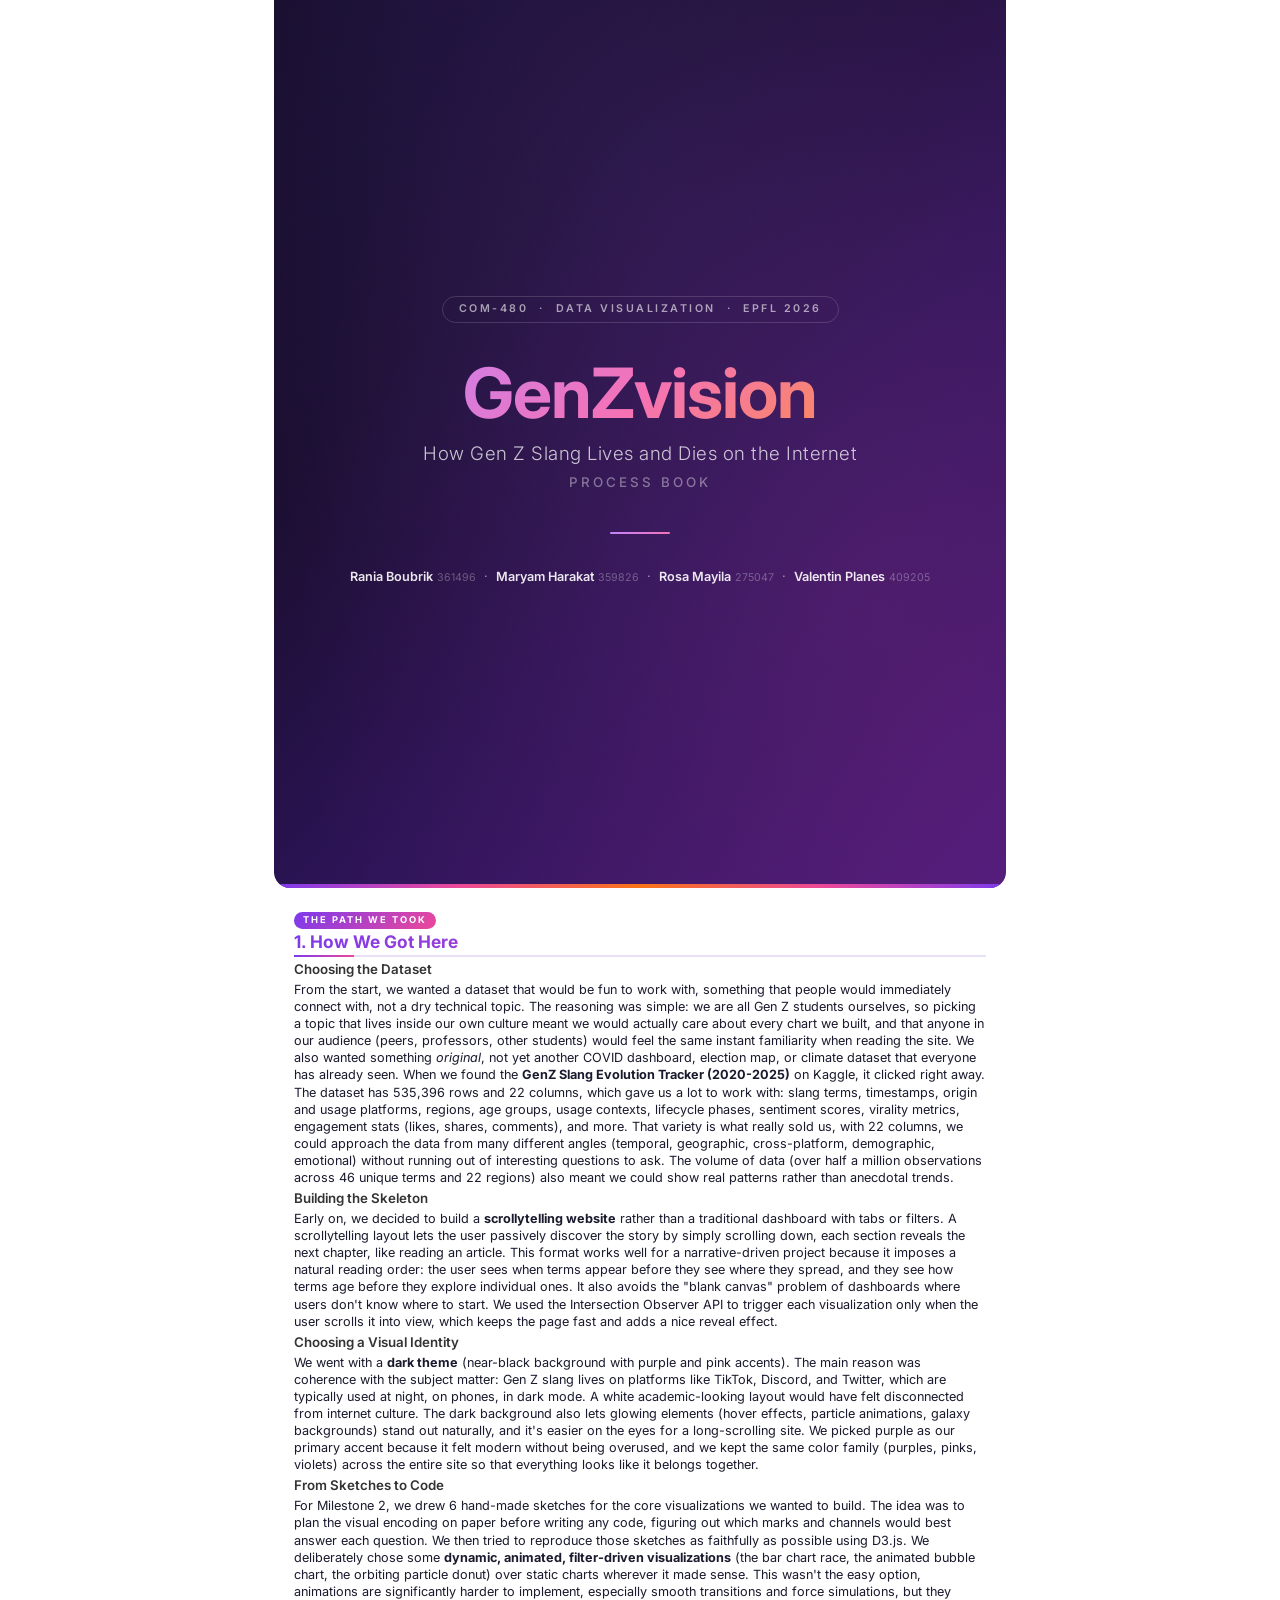
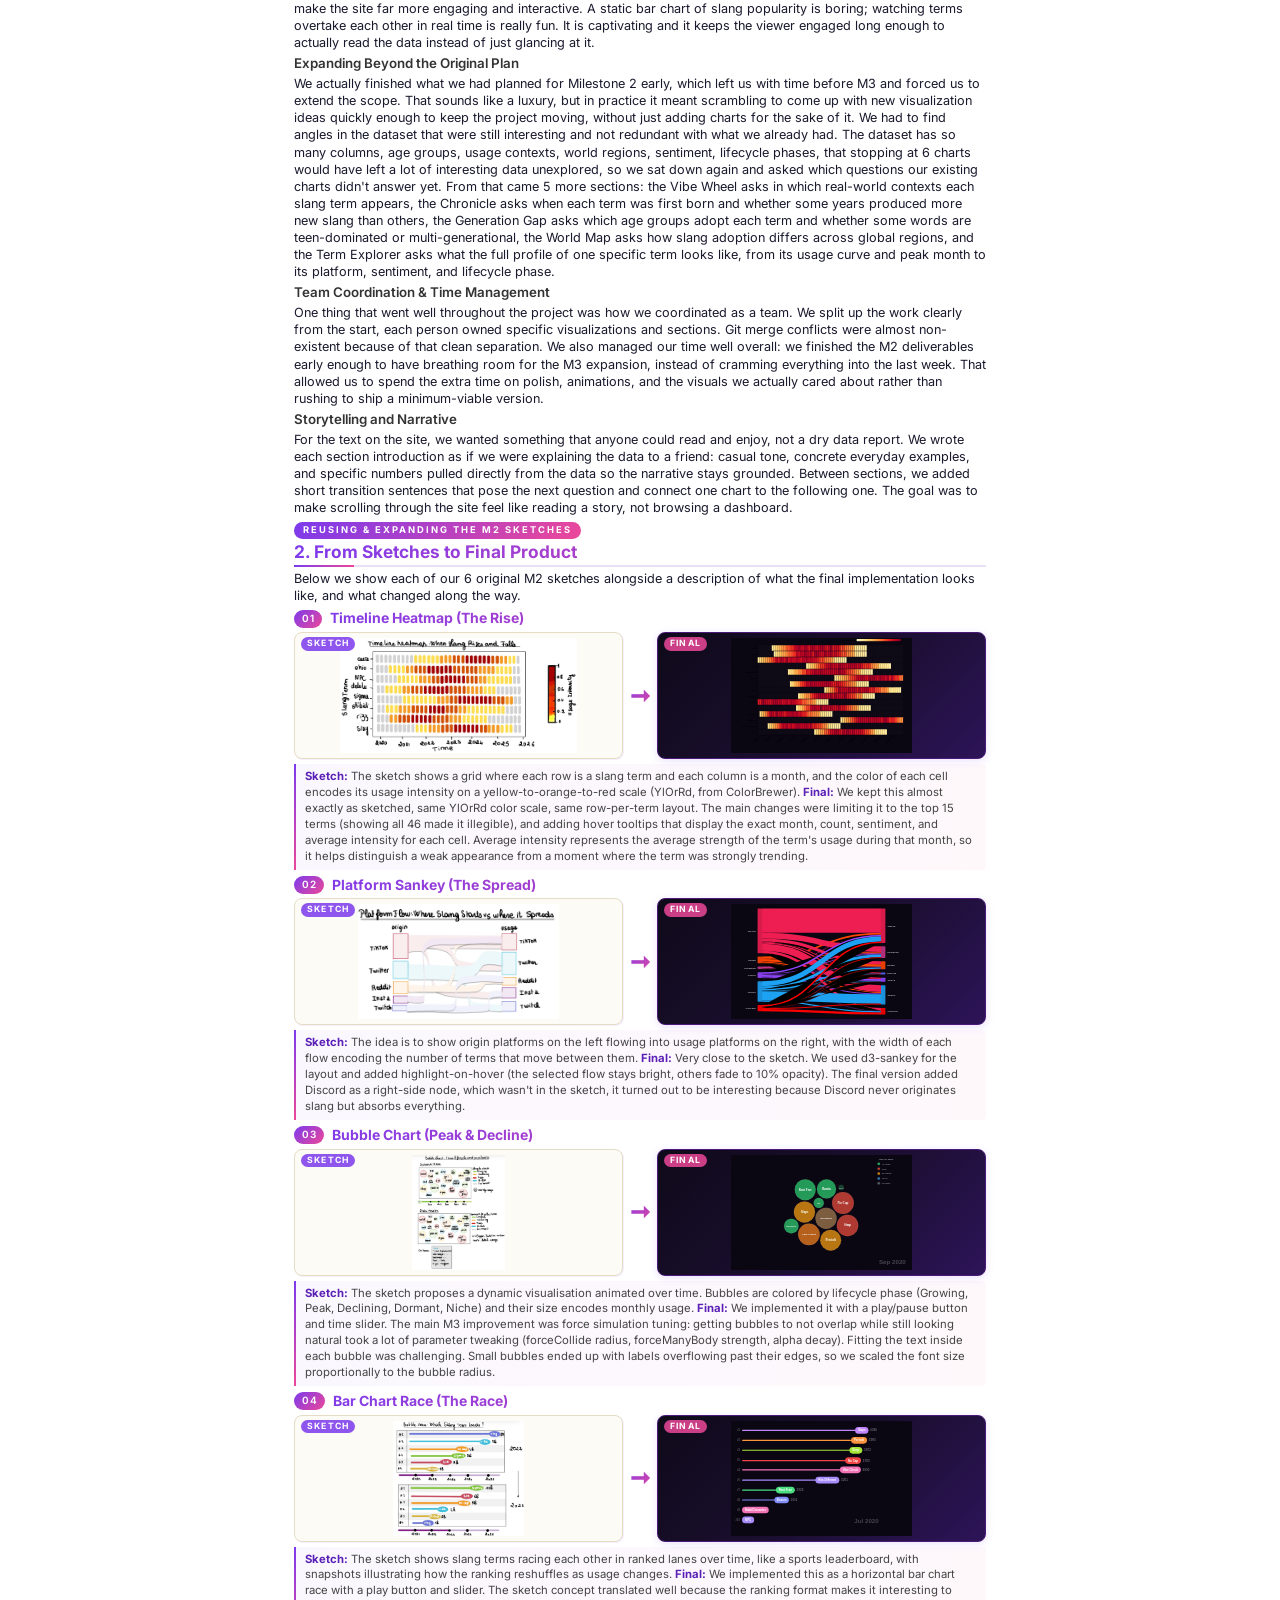
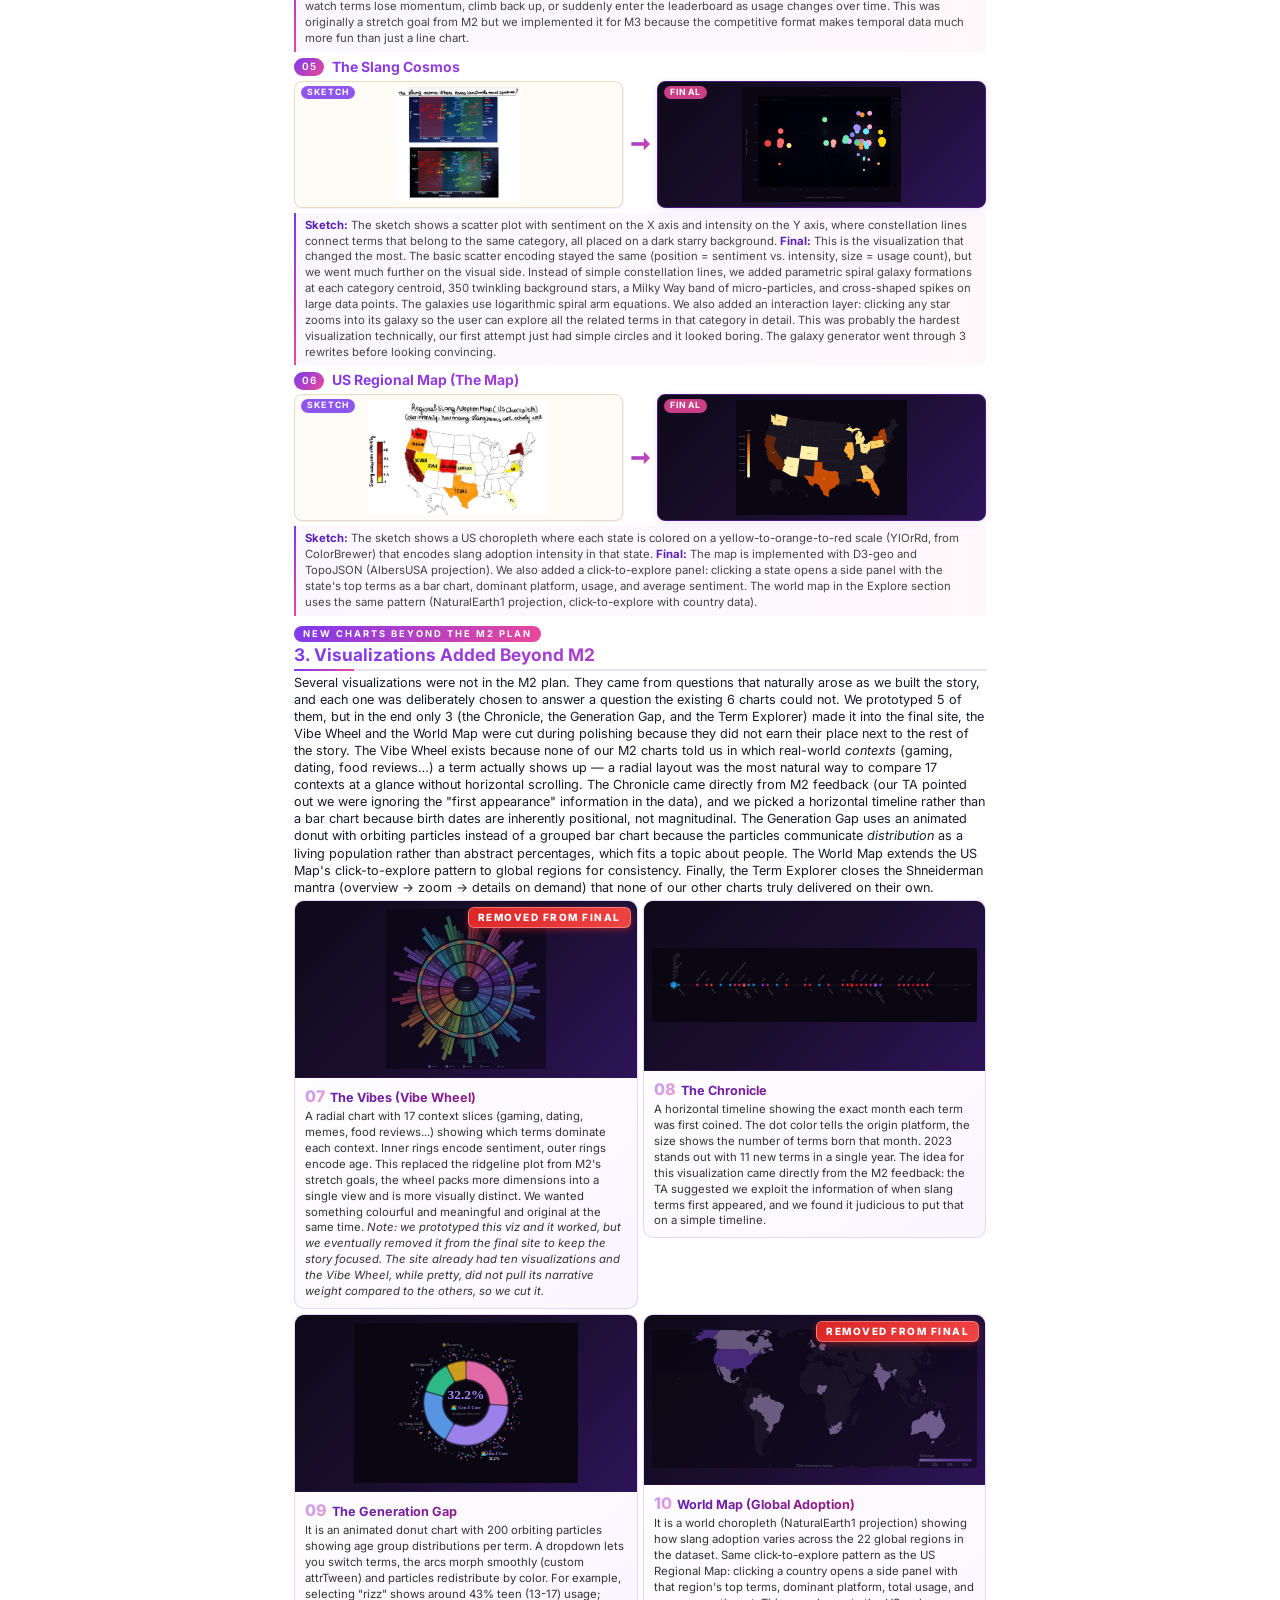
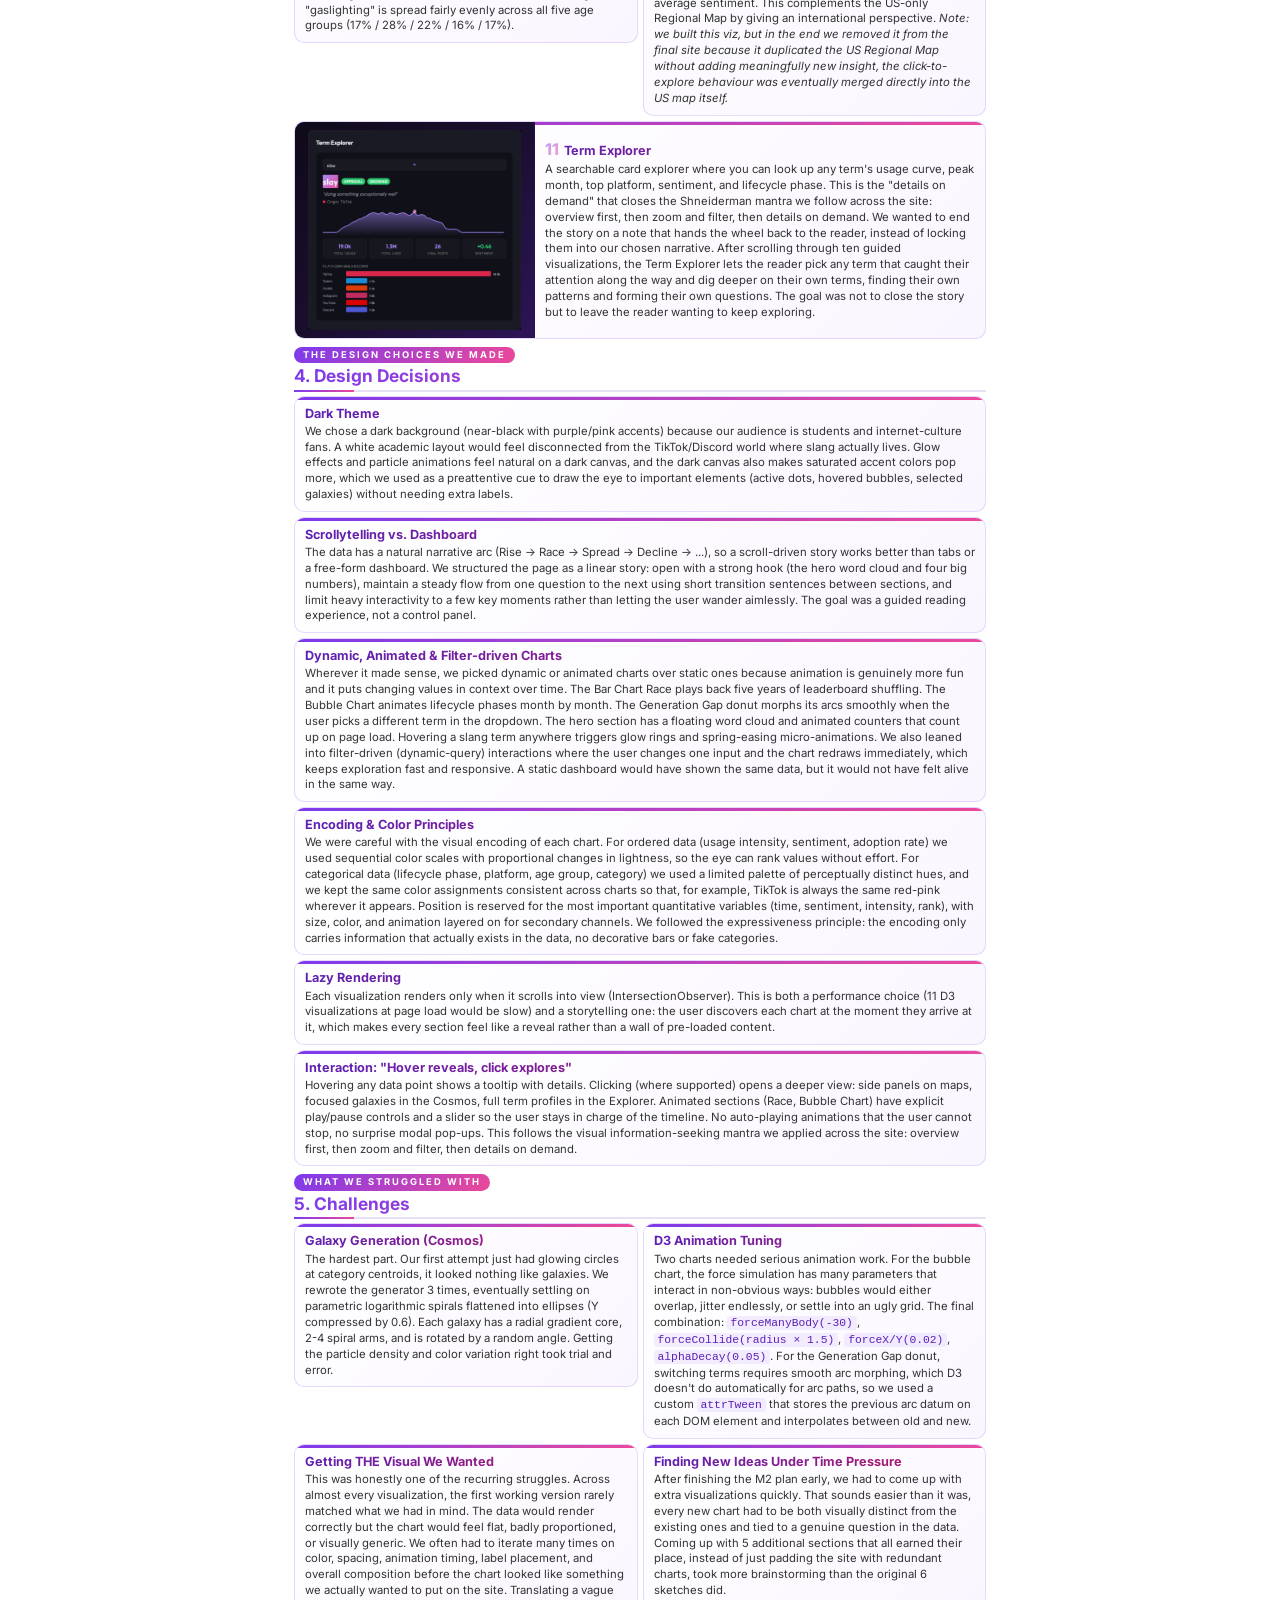
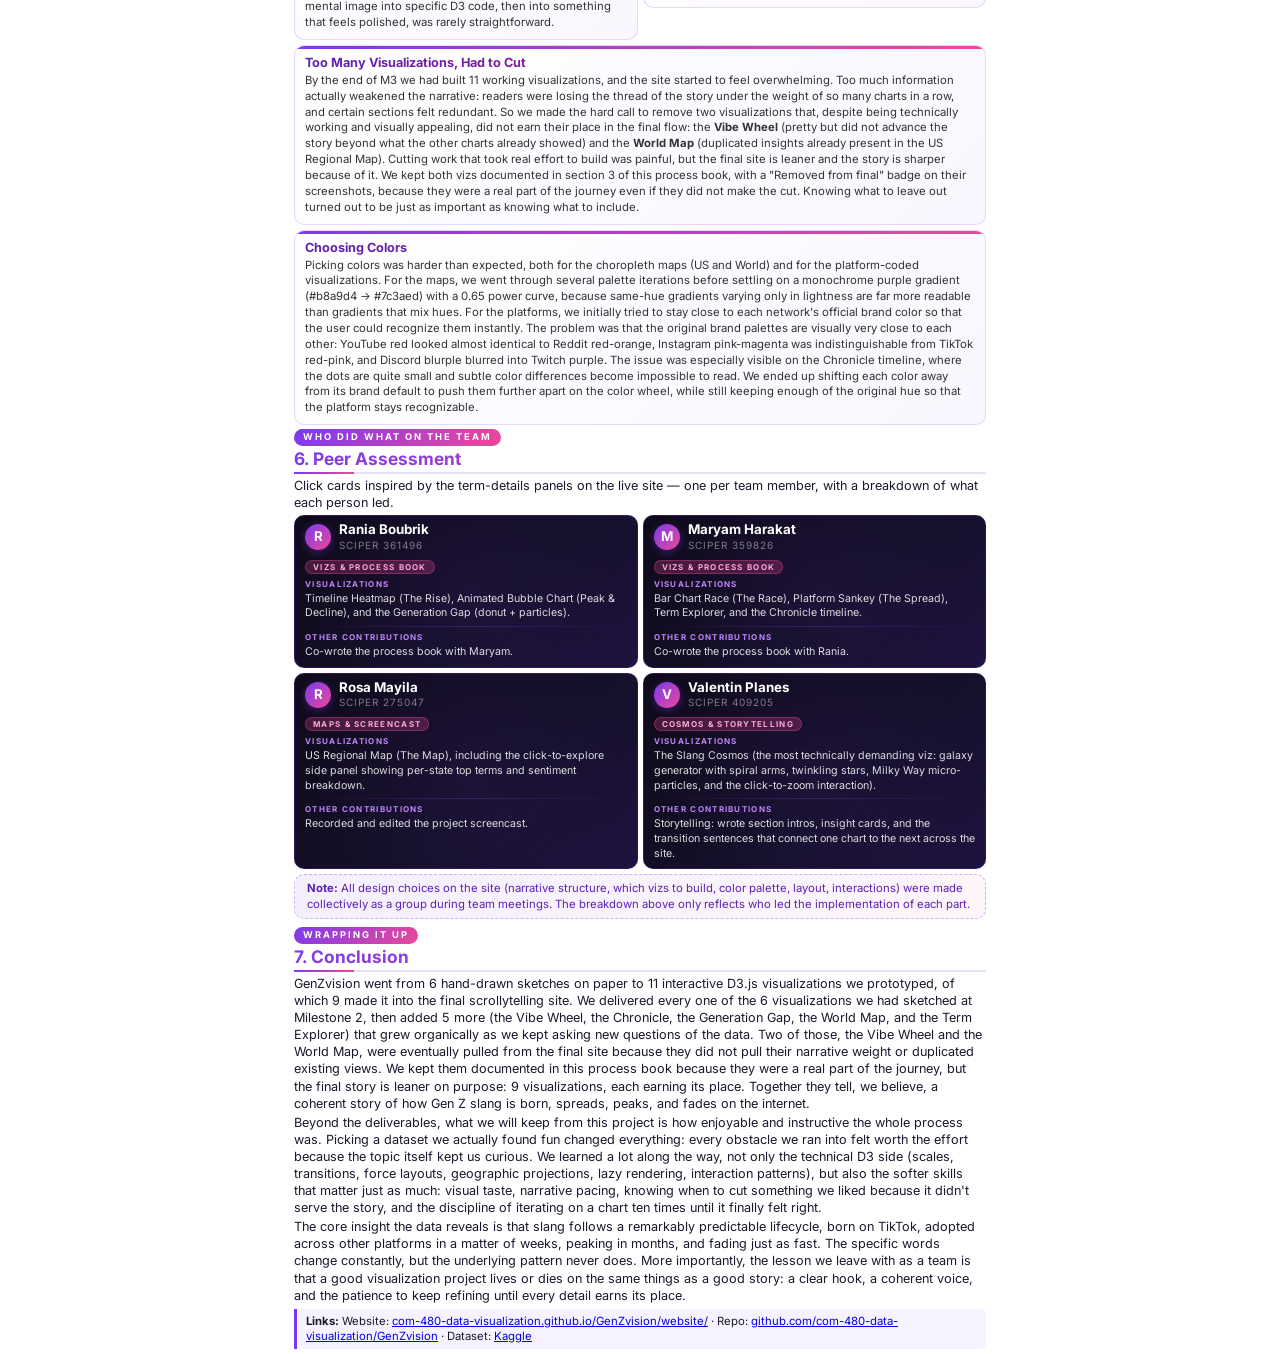
<file: process_book.html>
<!DOCTYPE html>
<html lang="en">
<head>
    <meta charset="UTF-8">
    <meta name="viewport" content="width=device-width, initial-scale=1.0">
    <title>GenZvision - Process Book</title>
    <style>
        @import url('https://fonts.googleapis.com/css2?family=Inter:wght@300;400;500;600;700&display=swap');
        * { margin: 0; padding: 0; box-sizing: border-box; }
        body {
            font-family: 'Inter', sans-serif;
            color: #1a1a2e;
            line-height: 1.35;
            background: #fff;
            font-size: 9.5pt;
        }
        @page { size: A4; margin: 0.8cm 1.2cm; }
        @page :first { margin: 0; }
        .content { max-width: 720px; margin: 0 auto; padding: 4px 14px; }

        /* Cover */
        .cover {
            text-align: center;
            padding: 0;
            margin: -16px -20px 20px;
            page-break-after: always;
            background: linear-gradient(135deg, #0f0a1a 0%, #1a0e2e 30%, #2d1458 60%, #4a1a7a 100%);
            color: #fff;
            border-radius: 0 0 16px 16px;
            overflow: hidden;
            position: relative;
            min-height: 100vh;
            display: flex;
            flex-direction: column;
            justify-content: center;
            align-items: center;
        }
        .cover::before {
            content: '';
            position: absolute;
            top: -60%; left: -30%;
            width: 160%; height: 160%;
            background: radial-gradient(ellipse at 30% 20%, rgba(124, 58, 237, 0.15) 0%, transparent 50%),
                        radial-gradient(ellipse at 70% 80%, rgba(236, 72, 153, 0.12) 0%, transparent 50%),
                        radial-gradient(ellipse at 50% 50%, rgba(99, 102, 241, 0.08) 0%, transparent 60%);
            pointer-events: none;
        }
        .cover-inner {
            position: relative; z-index: 1;
            padding: 60px 40px 50px;
        }
        .cover .course-badge {
            display: inline-block;
            font-size: 8pt; font-weight: 600;
            letter-spacing: 2.5px; text-transform: uppercase;
            color: rgba(255,255,255,0.6);
            border: 1px solid rgba(255,255,255,0.15);
            padding: 5px 16px;
            border-radius: 20px;
            margin-bottom: 32px;
        }
        .cover h1 {
            font-size: 52pt; font-weight: 700;
            background: linear-gradient(135deg, #c084fc, #f472b6, #fb923c);
            -webkit-background-clip: text; -webkit-text-fill-color: transparent;
            background-clip: text;
            margin-bottom: 10px;
            letter-spacing: -1px;
            line-height: 1.1;
        }
        .cover .tagline {
            font-size: 14pt; font-weight: 300;
            color: rgba(255,255,255,0.75);
            margin-bottom: 8px;
            letter-spacing: 0.5px;
        }
        .cover .doc-type {
            font-size: 10pt; font-weight: 500;
            color: rgba(255,255,255,0.4);
            letter-spacing: 3px;
            text-transform: uppercase;
            margin-bottom: 40px;
        }
        .cover .divider-line {
            width: 60px; height: 2px;
            background: linear-gradient(90deg, #c084fc, #f472b6);
            margin: 0 auto 30px;
            border-radius: 2px;
        }
        .cover .team {
            font-size: 9.5pt;
            color: rgba(255,255,255,0.55);
            line-height: 2;
        }
        .cover .team strong {
            color: rgba(255,255,255,0.9);
            font-weight: 600;
        }
        .cover .team .sciper {
            font-size: 8pt;
            color: rgba(255,255,255,0.3);
        }
        .cover .bottom-accent {
            position: absolute;
            bottom: 0; left: 0; right: 0;
            height: 4px;
            background: linear-gradient(90deg, #7c3aed, #ec4899, #f97316, #ec4899, #7c3aed);
        }
        @media print {
            .cover {
                margin: 0;
                padding: 0;
                border-radius: 0;
                width: 210mm;
                height: 297mm;
                min-height: 297mm;
                max-height: 297mm;
                -webkit-print-color-adjust: exact;
                print-color-adjust: exact;
            }
        }

        h2 {
            font-size: 13pt; font-weight: 700;
            background: linear-gradient(135deg, #7c3aed, #ec4899);
            -webkit-background-clip: text; -webkit-text-fill-color: transparent;
            background-clip: text; color: #7c3aed;
            margin: 6px 0 3px; padding-bottom: 2px;
            border-bottom: 2px solid #e8e0f5;
            page-break-after: avoid;
            position: relative;
        }
        h2::before {
            content: ''; position: absolute; left: 0; bottom: -2px;
            width: 60px; height: 2px;
            background: linear-gradient(90deg, #7c3aed, #ec4899);
        }
        .section-kicker {
            display: inline-block;
            font-size: 7pt; font-weight: 700;
            letter-spacing: 2px; text-transform: uppercase;
            background: linear-gradient(135deg, #7c3aed, #ec4899);
            color: white;
            padding: 2px 9px; border-radius: 10px;
            margin: 4px 0 0;
            -webkit-print-color-adjust: exact; print-color-adjust: exact;
            page-break-after: avoid;
        }
        .section-kicker + h2 {
            margin-top: 1px;
        }
        h3 {
            font-size: 10pt; font-weight: 600; color: #333;
            margin: 4px 0 2px; page-break-after: avoid;
        }
        h4 {
            font-size: 9.5pt; font-weight: 600; color: #7c3aed;
            margin: 3px 0 1px; page-break-after: avoid;
        }
        p { margin-bottom: 2px; }
        .small { font-size: 9pt; color: #666; }

        .highlight-box {
            background: #f6f2ff; border-left: 3px solid #7c3aed;
            padding: 5px 9px; margin: 5px 0; border-radius: 0 6px 6px 0;
            font-size: 8.5pt;
        }
        .two-col { display: grid; grid-template-columns: 1fr 1fr; gap: 14px; margin: 8px 0; }
        .two-col > div { font-size: 9.5pt; }

        /* Sketch images */
        .sketch-row {
            display: grid; grid-template-columns: 1fr 1fr; gap: 10px; margin: 8px 0;
        }
        .sketch-row img {
            width: 100%; border-radius: 4px; border: 1px solid #ddd;
        }
        .sketch-row .caption {
            font-size: 8pt; color: #888; text-align: center; margin-top: 2px;
        }
        .sketch-single img {
            max-width: 45%; display: block; margin: 6px auto;
            border-radius: 4px; border: 1px solid #ddd;
        }

        /* === BEFORE/AFTER CARDS === */
        .ba-card {
            margin: 5px 0 6px;
            page-break-inside: avoid;
            position: relative;
        }
        .ba-card-title {
            font-size: 10.5pt; font-weight: 700;
            background: linear-gradient(135deg, #7c3aed, #ec4899);
            -webkit-background-clip: text; -webkit-text-fill-color: transparent;
            background-clip: text; color: #7c3aed;
            margin-bottom: 4px;
            display: flex; align-items: center; gap: 8px;
        }
        .ba-card-title .badge {
            font-size: 7.5pt; font-weight: 600;
            background: linear-gradient(135deg, #7c3aed, #ec4899);
            color: white;
            -webkit-text-fill-color: white;
            padding: 2px 8px; border-radius: 10px;
            letter-spacing: 0.5px;
        }
        .ba-grid {
            display: grid;
            grid-template-columns: 1fr 24px 1fr;
            gap: 5px;
            align-items: center;
            margin: 4px 0 5px;
        }
        .ba-pane {
            position: relative;
            border-radius: 8px;
            overflow: hidden;
            page-break-inside: avoid;
        }
        .ba-pane.sketch {
            background: #fdfbf5;
            border: 1px solid #e5dcc5;
            padding: 5px;
            box-shadow: 1px 1px 0 rgba(124, 58, 237, 0.08);
            display: flex; align-items: center; justify-content: center;
            min-height: 120px;
        }
        .ba-pane.sketch img {
            width: 100%; max-height: 115px; object-fit: contain;
            display: block; border-radius: 3px;
        }
        .ba-pane.final {
            background: linear-gradient(135deg, #0f0a1a 0%, #1a0e2e 50%, #2d1458 100%);
            border: 1px solid #4a1a7a;
            padding: 5px;
            box-shadow: 0 2px 8px rgba(124, 58, 237, 0.15);
            -webkit-print-color-adjust: exact;
            print-color-adjust: exact;
            display: flex; align-items: center; justify-content: center;
            min-height: 120px;
        }
        .ba-pane.final img, .ba-pane.final object {
            width: 100%; max-height: 115px; object-fit: contain;
            display: block; border-radius: 3px;
        }
        .ba-pane .label {
            position: absolute;
            top: 4px; left: 6px;
            font-size: 6.5pt; font-weight: 700;
            letter-spacing: 1.2px; text-transform: uppercase;
            padding: 1px 6px; border-radius: 8px;
            z-index: 2;
        }
        .ba-pane.sketch .label {
            background: rgba(124, 58, 237, 0.85); color: #fff;
            -webkit-print-color-adjust: exact; print-color-adjust: exact;
        }
        .ba-pane.final .label {
            background: rgba(236, 72, 153, 0.85); color: #fff;
            -webkit-print-color-adjust: exact; print-color-adjust: exact;
        }
        .ba-arrow {
            display: flex; align-items: center; justify-content: center;
            font-size: 18pt; font-weight: 700;
            background: linear-gradient(135deg, #7c3aed, #ec4899);
            -webkit-background-clip: text; -webkit-text-fill-color: transparent;
            background-clip: text;
        }
        .ba-desc {
            font-size: 8.5pt; color: #444;
            line-height: 1.4;
            padding: 5px 9px;
            background: linear-gradient(90deg, rgba(124, 58, 237, 0.04), rgba(236, 72, 153, 0.04));
            border-left: 2px solid;
            border-image: linear-gradient(180deg, #7c3aed, #ec4899) 1;
            border-radius: 0 4px 4px 0;
            -webkit-print-color-adjust: exact; print-color-adjust: exact;
        }
        .ba-desc strong { color: #5b21b6; }

        /* Decorative section divider */
        .section-flair {
            text-align: center;
            margin: 4px 0 2px;
            font-size: 7pt;
            letter-spacing: 4px;
            color: rgba(124, 58, 237, 0.4);
        }

        /* Stylish callout boxes */
        .callout {
            background: linear-gradient(135deg, rgba(124, 58, 237, 0.06), rgba(236, 72, 153, 0.04));
            border: 1px solid rgba(124, 58, 237, 0.2);
            border-radius: 8px;
            padding: 6px 12px;
            margin: 6px 0;
            font-size: 8.5pt;
            position: relative;
            -webkit-print-color-adjust: exact; print-color-adjust: exact;
        }
        .callout::before {
            content: ''; position: absolute;
            left: 0; top: 0; bottom: 0; width: 3px;
            background: linear-gradient(180deg, #7c3aed, #ec4899);
            border-radius: 8px 0 0 8px;
        }
        .callout .label-tag {
            display: inline-block;
            font-size: 7pt; font-weight: 700;
            letter-spacing: 1.5px; text-transform: uppercase;
            background: linear-gradient(135deg, #7c3aed, #ec4899);
            color: white;
            padding: 2px 8px; border-radius: 10px;
            margin-bottom: 4px;
            -webkit-print-color-adjust: exact; print-color-adjust: exact;
        }

        /* Feature card grid (for sections 3, 4, 5) */
        .feat-grid {
            display: grid;
            grid-template-columns: 1fr 1fr;
            gap: 5px;
            margin: 4px 0;
            align-items: start;
        }
        .feat-grid-single {
            grid-template-columns: 1fr;
        }
        /* Full-width feature card (stands outside the grid, spans full content width) */
        .feat-card.feat-card-fullwidth {
            display: block;
            width: 100%;
            margin: 5px 0 0;
            page-break-inside: avoid;
        }
        /* Masonry-style: cards flow into 2 balanced columns, no row gaps */
        .feat-grid-masonry {
            display: block !important;
            column-count: 2;
            column-gap: 5px;
        }
        .feat-grid-masonry .feat-card {
            display: block;
            break-inside: avoid;
            -webkit-column-break-inside: avoid;
            page-break-inside: avoid;
            margin-bottom: 5px;
        }
        .feat-card {
            background: linear-gradient(135deg, #ffffff 0%, #faf6ff 100%);
            border: 1px solid rgba(124, 58, 237, 0.18);
            border-radius: 10px;
            padding: 7px 10px 8px;
            position: relative;
            page-break-inside: avoid;
            -webkit-print-color-adjust: exact; print-color-adjust: exact;
            overflow: hidden;
        }
        .feat-card::before {
            content: ''; position: absolute;
            top: 0; left: 0; right: 0; height: 3px;
            background: linear-gradient(90deg, #7c3aed, #ec4899);
        }
        .feat-card-title {
            font-size: 9.5pt; font-weight: 700;
            background: linear-gradient(135deg, #5b21b6, #be185d);
            -webkit-background-clip: text; -webkit-text-fill-color: transparent;
            background-clip: text; color: #5b21b6;
            margin-bottom: 2px; padding-top: 1px;
            display: flex; align-items: baseline; gap: 5px;
        }
        .feat-card-title .num {
            font-size: 12pt;
            background: linear-gradient(135deg, #7c3aed, #ec4899);
            -webkit-background-clip: text; -webkit-text-fill-color: transparent;
            background-clip: text;
            font-weight: 800;
            opacity: 0.5;
        }
        .feat-card p { font-size: 8.5pt; line-height: 1.4; color: #333; margin: 0; }
        .feat-card code {
            font-size: 8.5pt;
            background: rgba(124, 58, 237, 0.08);
            color: #5b21b6;
            padding: 1px 4px; border-radius: 3px;
            font-family: 'SF Mono', Consolas, monospace;
        }

        /* Feature card with embedded final-viz preview (stacked: image on top, text below) */
        .feat-card.with-img {
            padding: 0;
            overflow: hidden;
            display: flex;
            flex-direction: column;
        }
        .feat-card.with-img .feat-img {
            display: flex;
            align-items: center;
            justify-content: center;
            background: linear-gradient(135deg, #0f0a1a 0%, #1a0e2e 50%, #2d1458 100%);
            padding: 8px;
            border-bottom: 1px solid rgba(124, 58, 237, 0.18);
            -webkit-print-color-adjust: exact; print-color-adjust: exact;
            min-height: 170px;
        }
        .feat-card.with-img .feat-img img {
            width: 100%; max-height: 160px; object-fit: contain;
            display: block; border-radius: 3px;
        }
        .feat-card.with-img .feat-img-label {
            display: none;
        }
        .feat-card.with-img .feat-img-removed {
            position: absolute;
            top: 6px;
            right: 6px;
            background: linear-gradient(135deg, #dc2626, #ef4444);
            color: #fff;
            font-size: 7.5pt;
            font-weight: 800;
            letter-spacing: 1.5px;
            padding: 3px 9px;
            border-radius: 6px;
            border: 1px solid rgba(255, 255, 255, 0.35);
            box-shadow: 0 2px 6px rgba(220, 38, 38, 0.5);
            text-transform: uppercase;
            -webkit-print-color-adjust: exact;
            print-color-adjust: exact;
            z-index: 2;
        }
        .feat-card.with-img.is-removed .feat-img img {
            opacity: 0.55;
            filter: grayscale(0.3);
        }
        .feat-card.with-img .feat-body {
            padding: 7px 10px 8px;
        }

        /* Full-width card variant (spans both grid columns, image left + text right) */
        .feat-card-full {
            grid-column: 1 / -1;
        }
        .feat-card-full.with-img {
            flex-direction: row;
        }
        .feat-card-full.with-img .feat-img {
            flex: 0 0 240px;
            border-bottom: none;
            border-right: 1px solid rgba(124, 58, 237, 0.18);
            min-height: 0;
        }
        .feat-card-full.with-img .feat-img img {
            max-height: 200px;
        }
        .feat-card-full.with-img .feat-body {
            flex: 1;
            display: flex;
            flex-direction: column;
            justify-content: center;
        }

        /* === SITE-STYLE INFO CARDS (for peer assessment) === */
        /* Mimics the click-to-explore cards on the live site */
        .peer-grid {
            display: grid;
            grid-template-columns: 1fr 1fr;
            gap: 5px;
            margin: 4px 0;
        }
        .peer-card {
            background: linear-gradient(135deg, #0f0a1a 0%, #15102a 60%, #1f1240 100%);
            border: 1px solid rgba(124, 58, 237, 0.25);
            border-radius: 10px;
            padding: 6px 10px 7px;
            position: relative;
            overflow: hidden;
            page-break-inside: avoid;
            color: #e6e2f0;
            -webkit-print-color-adjust: exact; print-color-adjust: exact;
        }
        .peer-card::after {
            content: '';
            position: absolute;
            top: -50%; left: -50%;
            width: 200%; height: 200%;
            background: radial-gradient(circle, rgba(124, 58, 237, 0.15) 0%, transparent 40%);
            opacity: 0.5;
            pointer-events: none;
        }
        .peer-card-header {
            display: flex; align-items: center; gap: 8px;
            margin-bottom: 4px;
            position: relative; z-index: 1;
        }
        .peer-avatar {
            width: 26px; height: 26px; border-radius: 50%;
            background: linear-gradient(135deg, #7c3aed, #ec4899);
            display: flex; align-items: center; justify-content: center;
            color: white; font-weight: 700; font-size: 10pt;
            font-family: 'Inter', sans-serif;
            box-shadow: 0 2px 8px rgba(124, 58, 237, 0.4);
            -webkit-print-color-adjust: exact; print-color-adjust: exact;
            flex-shrink: 0;
        }
        .peer-name-block { flex: 1; min-width: 0; }
        .peer-name {
            font-size: 10pt; font-weight: 700;
            color: #fff;
            font-family: 'Inter', sans-serif;
            line-height: 1.1;
        }
        .peer-sciper {
            font-size: 7.5pt;
            color: rgba(255,255,255,0.45);
            letter-spacing: 1px;
            margin-top: 2px;
        }
        .peer-role-badge {
            position: relative; z-index: 1;
            display: inline-block;
            font-size: 6pt; font-weight: 700;
            letter-spacing: 1.3px; text-transform: uppercase;
            background: rgba(236, 72, 153, 0.25);
            color: #f9a8d4;
            border: 1px solid rgba(236, 72, 153, 0.35);
            padding: 1px 7px; border-radius: 9px;
            margin-bottom: 5px;
            -webkit-print-color-adjust: exact; print-color-adjust: exact;
        }
        .peer-section {
            position: relative; z-index: 1;
            margin-bottom: 4px;
            font-size: 8pt;
            line-height: 1.4;
            color: rgba(255,255,255,0.85);
        }
        .peer-section:last-child { margin-bottom: 0; }
        .peer-section-label {
            display: block;
            font-size: 6pt; font-weight: 700;
            letter-spacing: 1.3px; text-transform: uppercase;
            color: #c084fc;
            margin-bottom: 1px;
        }
        .peer-tag {
            display: inline-block;
            background: rgba(124, 58, 237, 0.2);
            color: #d8b4fe;
            border: 1px solid rgba(124, 58, 237, 0.3);
            border-radius: 8px;
            padding: 1px 7px;
            font-size: 7.5pt;
            margin: 1px 2px 1px 0;
            -webkit-print-color-adjust: exact; print-color-adjust: exact;
        }
        .peer-divider {
            height: 1px;
            background: linear-gradient(90deg, transparent, rgba(124, 58, 237, 0.3), transparent);
            margin: 5px 0;
            position: relative; z-index: 1;
        }
        .peer-note {
            grid-column: 1 / -1;
            background: linear-gradient(135deg, rgba(124, 58, 237, 0.08), rgba(236, 72, 153, 0.05));
            border: 1px dashed rgba(124, 58, 237, 0.35);
            border-radius: 10px;
            padding: 6px 12px;
            font-size: 8.5pt;
            color: #5b21b6;
            -webkit-print-color-adjust: exact; print-color-adjust: exact;
        }

        table {
            width: 100%; border-collapse: collapse; margin: 8px 0; font-size: 9pt;
        }
        th {
            background: #7c3aed; color: white; padding: 4px 7px;
            text-align: left; font-weight: 600; font-size: 8.5pt;
        }
        td { padding: 4px 7px; border-bottom: 1px solid #eee; vertical-align: top; }
        tr:nth-child(even) td { background: #faf8ff; }

        .peer-table th {
            background: #f0ebff; color: #5b21b6; border-bottom: 2px solid #d4c5f9;
        }

        ul { margin: 3px 0 6px 16px; }
        li { margin-bottom: 2px; }

        .tag {
            display: inline-block; background: #f0ebff; color: #7c3aed;
            padding: 1px 6px; border-radius: 10px; font-size: 8pt; font-weight: 500;
        }

        table, .highlight-box { page-break-inside: avoid; }
        @media print { body { font-size: 9.5pt; } .content { padding: 0; max-width: 100%; } }
    </style>
</head>
<body>
<div class="content">

<!-- COVER -->
<div class="cover">
    <div class="cover-inner">
        <div class="course-badge">COM-480 &nbsp;·&nbsp; Data Visualization &nbsp;·&nbsp; EPFL 2026</div>
        <h1>GenZvision</h1>
        <p class="tagline">How Gen Z Slang Lives and Dies on the Internet</p>
        <p class="doc-type">Process Book</p>
        <div class="divider-line"></div>
        <div class="team">
            <strong>Rania Boubrik</strong> <span class="sciper">361496</span> &nbsp;&middot;&nbsp;
            <strong>Maryam Harakat</strong> <span class="sciper">359826</span> &nbsp;&middot;&nbsp;
            <strong>Rosa Mayila</strong> <span class="sciper">275047</span> &nbsp;&middot;&nbsp;
            <strong>Valentin Planes</strong> <span class="sciper">409205</span>
        </div>
    </div>
    <div class="bottom-accent"></div>
</div>

<!-- 1. THE PATH WE TOOK -->
<div class="section-kicker">The path we took</div>
<h2>1. How We Got Here</h2>

<h3>Choosing the Dataset</h3>
<p>From the start, we wanted a dataset that would be fun to work with, something that people would immediately connect with, not a dry technical topic. The reasoning was simple: we are all Gen Z students ourselves, so picking a topic that lives inside our own culture meant we would actually care about every chart we built, and that anyone in our audience (peers, professors, other students) would feel the same instant familiarity when reading the site. We also wanted something <em>original</em>, not yet another COVID dashboard, election map, or climate dataset that everyone has already seen. When we found the <strong>GenZ Slang Evolution Tracker (2020-2025)</strong> on Kaggle, it clicked right away. The dataset has 535,396 rows and 22 columns, which gave us a lot to work with: slang terms, timestamps, origin and usage platforms, regions, age groups, usage contexts, lifecycle phases, sentiment scores, virality metrics, engagement stats (likes, shares, comments), and more. That variety is what really sold us, with 22 columns, we could approach the data from many different angles (temporal, geographic, cross-platform, demographic, emotional) without running out of interesting questions to ask. The volume of data (over half a million observations across 46 unique terms and 22 regions) also meant we could show real patterns rather than anecdotal trends.</p>

<h3>Building the Skeleton</h3>
<p>Early on, we decided to build a <strong>scrollytelling website</strong> rather than a traditional dashboard with tabs or filters. A scrollytelling layout lets the user passively discover the story by simply scrolling down, each section reveals the next chapter, like reading an article. This format works well for a narrative-driven project because it imposes a natural reading order: the user sees when terms appear before they see where they spread, and they see how terms age before they explore individual ones. It also avoids the "blank canvas" problem of dashboards where users don't know where to start. We used the Intersection Observer API to trigger each visualization only when the user scrolls it into view, which keeps the page fast and adds a nice reveal effect.</p>

<h3>Choosing a Visual Identity</h3>
<p>We went with a <strong>dark theme</strong> (near-black background with purple and pink accents). The main reason was coherence with the subject matter: Gen Z slang lives on platforms like TikTok, Discord, and Twitter, which are typically used at night, on phones, in dark mode. A white academic-looking layout would have felt disconnected from internet culture. The dark background also lets glowing elements (hover effects, particle animations, galaxy backgrounds) stand out naturally, and it's easier on the eyes for a long-scrolling site. We picked purple as our primary accent because it felt modern without being overused, and we kept the same color family (purples, pinks, violets) across the entire site so that everything looks like it belongs together.</p>

<h3>From Sketches to Code</h3>
<p>For Milestone 2, we drew 6 hand-made sketches for the core visualizations we wanted to build. The idea was to plan the visual encoding on paper before writing any code, figuring out which marks and channels would best answer each question. We then tried to reproduce those sketches as faithfully as possible using D3.js. We deliberately chose some <strong>dynamic, animated, filter-driven visualizations</strong> (the bar chart race, the animated bubble chart, the orbiting particle donut) over static charts wherever it made sense. This wasn't the easy option, animations are significantly harder to implement, especially smooth transitions and force simulations, but they make the site far more engaging and interactive. A static bar chart of slang popularity is boring; watching terms overtake each other in real time is really fun. It is captivating and it keeps the viewer engaged long enough to actually read the data instead of just glancing at it.</p>

<h3>Expanding Beyond the Original Plan</h3>
<p>We actually finished what we had planned for Milestone 2 early, which left us with time before M3 and forced us to extend the scope. That sounds like a luxury, but in practice it meant scrambling to come up with new visualization ideas quickly enough to keep the project moving, without just adding charts for the sake of it. We had to find angles in the dataset that were still interesting and not redundant with what we already had. The dataset has so many columns, age groups, usage contexts, world regions, sentiment, lifecycle phases, that stopping at 6 charts would have left a lot of interesting data unexplored, so we sat down again and asked which questions our existing charts didn't answer yet. From that came 5 more sections: the Vibe Wheel asks in which real-world contexts each slang term appears, the Chronicle asks when each term was first born and whether some years produced more new slang than others, the Generation Gap asks which age groups adopt each term and whether some words are teen-dominated or multi-generational, the World Map asks how slang adoption differs across global regions, and the Term Explorer asks what the full profile of one specific term looks like, from its usage curve and peak month to its platform, sentiment, and lifecycle phase.</p>

<h3>Team Coordination &amp; Time Management</h3>
<p>One thing that went well throughout the project was how we coordinated as a team. We split up the work clearly from the start, each person owned specific visualizations and sections. Git merge conflicts were almost non-existent because of that clean separation. We also managed our time well overall: we finished the M2 deliverables early enough to have breathing room for the M3 expansion, instead of cramming everything into the last week. That allowed us to spend the extra time on polish, animations, and the visuals we actually cared about rather than rushing to ship a minimum-viable version.</p>

<h3>Storytelling and Narrative</h3>
<p>For the text on the site, we wanted something that anyone could read and enjoy, not a dry data report. We wrote each section introduction as if we were explaining the data to a friend: casual tone, concrete everyday examples, and specific numbers pulled directly from the data so the narrative stays grounded. Between sections, we added short transition sentences that pose the next question and connect one chart to the following one. The goal was to make scrolling through the site feel like reading a story, not browsing a dashboard.</p>

<!-- 2. FROM SKETCHES TO FINAL -->
<div class="section-kicker">Reusing &amp; expanding the M2 sketches</div>
<h2>2. From Sketches to Final Product</h2>
<p>Below we show each of our 6 original M2 sketches alongside a description of what the final implementation looks like, and what changed along the way.</p>


<!-- THE RISE -->
<div class="ba-card">
    <div class="ba-card-title"><span class="badge">01</span> Timeline Heatmap (The Rise)</div>
    <div class="ba-grid">
        <div class="ba-pane sketch">
            <div class="label">Sketch</div>
            <img src="data/sketches/sketch_timeline_heatmap.jpg" alt="Heatmap sketch">
        </div>
        <div class="ba-arrow">&#10142;</div>
        <div class="ba-pane final">
            <div class="label">Final</div>
            <img src="data/finals/heatmap.svg" alt="Heatmap final">
        </div>
    </div>
    <div class="ba-desc"><strong>Sketch:</strong> The sketch shows a grid where each row is a slang term and each column is a month, and the color of each cell encodes its usage intensity on a yellow-to-orange-to-red scale (YlOrRd, from ColorBrewer). <strong>Final:</strong> We kept this almost exactly as sketched, same YlOrRd color scale, same row-per-term layout. The main changes were limiting it to the top 15 terms (showing all 46 made it illegible), and adding hover tooltips that display the exact month, count, sentiment, and average intensity for each cell. Average intensity represents the average strength of the term's usage during that month, so it helps distinguish a weak appearance from a moment where the term was strongly trending.</div>
</div>

<!-- THE SPREAD -->
<div class="ba-card">
    <div class="ba-card-title"><span class="badge">02</span> Platform Sankey (The Spread)</div>
    <div class="ba-grid">
        <div class="ba-pane sketch">
            <div class="label">Sketch</div>
            <img src="data/sketches/sketch_sankey.jpg" alt="Sankey sketch">
        </div>
        <div class="ba-arrow">&#10142;</div>
        <div class="ba-pane final">
            <div class="label">Final</div>
            <img src="data/finals/sankey.svg" alt="Sankey final">
        </div>
    </div>
    <div class="ba-desc"><strong>Sketch:</strong> The idea is to show origin platforms on the left flowing into usage platforms on the right, with the width of each flow encoding the number of terms that move between them. <strong>Final:</strong> Very close to the sketch. We used d3-sankey for the layout and added highlight-on-hover (the selected flow stays bright, others fade to 10% opacity). The final version added Discord as a right-side node, which wasn't in the sketch, it turned out to be interesting because Discord never originates slang but absorbs everything.</div>
</div>

<!-- PEAK & DECLINE -->
<div class="ba-card">
    <div class="ba-card-title"><span class="badge">03</span> Bubble Chart (Peak &amp; Decline)</div>
    <div class="ba-grid">
        <div class="ba-pane sketch">
            <div class="label">Sketch</div>
            <img src="data/sketches/sketch_bubble_chart.jpg" alt="Bubble sketch">
        </div>
        <div class="ba-arrow">&#10142;</div>
        <div class="ba-pane final">
            <div class="label">Final</div>
            <img src="data/finals/bubble.svg" alt="Bubble final">
        </div>
    </div>
    <div class="ba-desc"><strong>Sketch:</strong> The sketch proposes a dynamic visualisation animated over time. Bubbles are colored by lifecycle phase (Growing, Peak, Declining, Dormant, Niche) and their size encodes monthly usage. <strong>Final:</strong> We implemented it with a play/pause button and time slider. The main M3 improvement was force simulation tuning: getting bubbles to not overlap while still looking natural took a lot of parameter tweaking (forceCollide radius, forceManyBody strength, alpha decay). Fitting the text inside each bubble was challenging. Small bubbles ended up with labels overflowing past their edges, so we scaled the font size proportionally to the bubble radius.</div>
</div>

<!-- THE RACE -->
<div class="ba-card">
    <div class="ba-card-title"><span class="badge">04</span> Bar Chart Race (The Race)</div>
    <div class="ba-grid">
        <div class="ba-pane sketch">
            <div class="label">Sketch</div>
            <img src="data/sketches/sketch_bubble_race.jpg" alt="Race sketch">
        </div>
        <div class="ba-arrow">&#10142;</div>
        <div class="ba-pane final">
            <div class="label">Final</div>
            <img src="data/finals/race.svg" alt="Race final">
        </div>
    </div>
    <div class="ba-desc"><strong>Sketch:</strong> The sketch shows slang terms racing each other in ranked lanes over time, like a sports leaderboard, with snapshots illustrating how the ranking reshuffles as usage changes. <strong>Final:</strong> We implemented this as a horizontal bar chart race with a play button and slider. The sketch concept translated well because the ranking format makes it interesting to watch terms lose momentum, climb back up, or suddenly enter the leaderboard as usage changes over time. This was originally a stretch goal from M2 but we implemented it for M3 because the competitive format makes temporal data much more fun than just a line chart.</div>
</div>

<!-- THE COSMOS -->
<div class="ba-card">
    <div class="ba-card-title"><span class="badge">05</span> The Slang Cosmos</div>
    <div class="ba-grid">
        <div class="ba-pane sketch">
            <div class="label">Sketch</div>
            <img src="data/sketches/sketch_constellation_sentiment.jpg" alt="Cosmos sketch">
        </div>
        <div class="ba-arrow">&#10142;</div>
        <div class="ba-pane final">
            <div class="label">Final</div>
            <img src="data/finals/cosmos.svg" alt="Cosmos final">
        </div>
    </div>
    <div class="ba-desc"><strong>Sketch:</strong> The sketch shows a scatter plot with sentiment on the X axis and intensity on the Y axis, where constellation lines connect terms that belong to the same category, all placed on a dark starry background. <strong>Final:</strong> This is the visualization that changed the most. The basic scatter encoding stayed the same (position = sentiment vs. intensity, size = usage count), but we went much further on the visual side. Instead of simple constellation lines, we added parametric spiral galaxy formations at each category centroid, 350 twinkling background stars, a Milky Way band of micro-particles, and cross-shaped spikes on large data points. The galaxies use logarithmic spiral arm equations. We also added an interaction layer: clicking any star zooms into its galaxy so the user can explore all the related terms in that category in detail. This was probably the hardest visualization technically, our first attempt just had simple circles and it looked boring. The galaxy generator went through 3 rewrites before looking convincing.</div>
</div>

<!-- THE MAP -->
<div class="ba-card">
    <div class="ba-card-title"><span class="badge">06</span> US Regional Map (The Map)</div>
    <div class="ba-grid">
        <div class="ba-pane sketch">
            <div class="label">Sketch</div>
            <img src="data/sketches/sketch_choropleth.jpg" alt="Map sketch">
        </div>
        <div class="ba-arrow">&#10142;</div>
        <div class="ba-pane final">
            <div class="label">Final</div>
            <img src="data/finals/regional.svg" alt="Map final">
        </div>
    </div>
    <div class="ba-desc"><strong>Sketch:</strong> The sketch shows a US choropleth where each state is colored on a yellow-to-orange-to-red scale (YlOrRd, from ColorBrewer) that encodes slang adoption intensity in that state. <strong>Final:</strong> The map is implemented with D3-geo and TopoJSON (AlbersUSA projection). We also added a click-to-explore panel: clicking a state opens a side panel with the state's top terms as a bar chart, dominant platform, usage, and average sentiment. The world map in the Explore section uses the same pattern (NaturalEarth1 projection, click-to-explore with country data).</div>
</div>


<!-- 3. VISUALIZATIONS NOT IN ORIGINAL PLAN -->
<div class="section-kicker">New charts beyond the M2 plan</div>
<h2>3. Visualizations Added Beyond M2</h2>
<p>Several visualizations were not in the M2 plan. They came from questions that naturally arose as we built the story, and each one was deliberately chosen to answer a question the existing 6 charts could not. We prototyped 5 of them, but in the end only 3 (the Chronicle, the Generation Gap, and the Term Explorer) made it into the final site, the Vibe Wheel and the World Map were cut during polishing because they did not earn their place next to the rest of the story. The Vibe Wheel exists because none of our M2 charts told us in which real-world <em>contexts</em> (gaming, dating, food reviews&hellip;) a term actually shows up &mdash; a radial layout was the most natural way to compare 17 contexts at a glance without horizontal scrolling. The Chronicle came directly from M2 feedback (our TA pointed out we were ignoring the "first appearance" information in the data), and we picked a horizontal timeline rather than a bar chart because birth dates are inherently positional, not magnitudinal. The Generation Gap uses an animated donut with orbiting particles instead of a grouped bar chart because the particles communicate <em>distribution</em> as a living population rather than abstract percentages, which fits a topic about people. The World Map extends the US Map's click-to-explore pattern to global regions for consistency. Finally, the Term Explorer closes the Shneiderman mantra (overview &rarr; zoom &rarr; details on demand) that none of our other charts truly delivered on their own.</p>

<div class="feat-grid">
    <div class="feat-card with-img is-removed">
        <div class="feat-img" style="position:relative">
            <div class="feat-img-removed">Removed from final</div>
            <img src="data/finals/vibewheel.svg" alt="Vibe Wheel final">
        </div>
        <div class="feat-body">
            <div class="feat-card-title"><span class="num">07</span> The Vibes (Vibe Wheel)</div>
            <p>A radial chart with 17 context slices (gaming, dating, memes, food reviews...) showing which terms dominate each context. Inner rings encode sentiment, outer rings encode age. This replaced the ridgeline plot from M2's stretch goals, the wheel packs more dimensions into a single view and is more visually distinct. We wanted something colourful and meaningful and original at the same time. <em>Note: we prototyped this viz and it worked, but we eventually removed it from the final site to keep the story focused. The site already had ten visualizations and the Vibe Wheel, while pretty, did not pull its narrative weight compared to the others, so we cut it.</em></p>
        </div>
    </div>
    <div class="feat-card with-img">
        <div class="feat-img" style="position:relative">
            <div class="feat-img-label">Final</div>
            <img src="data/finals/chronicle.svg" alt="Chronicle final">
        </div>
        <div class="feat-body">
            <div class="feat-card-title"><span class="num">08</span> The Chronicle</div>
            <p>A horizontal timeline showing the exact month each term was first coined. The dot color tells the origin platform, the size shows the number of terms born that month. 2023 stands out with 11 new terms in a single year. The idea for this visualization came directly from the M2 feedback: the TA suggested we exploit the information of when slang terms first appeared, and we found it judicious to put that on a simple timeline.</p>
        </div>
    </div>
    <div class="feat-card with-img">
        <div class="feat-img" style="position:relative">
            <div class="feat-img-label">Final</div>
            <img src="data/finals/agegap.svg" alt="Generation Gap final">
        </div>
        <div class="feat-body">
            <div class="feat-card-title"><span class="num">09</span> The Generation Gap</div>
            <p>It is an animated donut chart with 200 orbiting particles showing age group distributions per term. A dropdown lets you switch terms, the arcs morph smoothly (custom attrTween) and particles redistribute by color. For example, selecting "rizz" shows around 43% teen (13-17) usage; "gaslighting" is spread fairly evenly across all five age groups (17% / 28% / 22% / 16% / 17%).</p>
        </div>
    </div>
    <div class="feat-card with-img is-removed">
        <div class="feat-img" style="position:relative">
            <div class="feat-img-removed">Removed from final</div>
            <img src="data/finals/worldmap.svg" alt="World Map final">
        </div>
        <div class="feat-body">
            <div class="feat-card-title"><span class="num">10</span> World Map (Global Adoption)</div>
            <p>It is a world choropleth (NaturalEarth1 projection) showing how slang adoption varies across the 22 global regions in the dataset. Same click-to-explore pattern as the US Regional Map: clicking a country opens a side panel with that region's top terms, dominant platform, total usage, and average sentiment. This complements the US-only Regional Map by giving an international perspective. <em>Note: we built this viz, but in the end we removed it from the final site because it duplicated the US Regional Map without adding meaningfully new insight, the click-to-explore behaviour was eventually merged directly into the US map itself.</em></p>
        </div>
    </div>
    <div class="feat-card with-img feat-card-full">
        <div class="feat-img" style="position:relative">
            <div class="feat-img-label">Final</div>
            <img src="data/finals/termexplorer.png" alt="Term Explorer final">
        </div>
        <div class="feat-body">
            <div class="feat-card-title"><span class="num">11</span> Term Explorer</div>
            <p>A searchable card explorer where you can look up any term's usage curve, peak month, top platform, sentiment, and lifecycle phase. This is the "details on demand" that closes the Shneiderman mantra we follow across the site: overview first, then zoom and filter, then details on demand. We wanted to end the story on a note that hands the wheel back to the reader, instead of locking them into our chosen narrative. After scrolling through ten guided visualizations, the Term Explorer lets the reader pick any term that caught their attention along the way and dig deeper on their own terms, finding their own patterns and forming their own questions. The goal was not to close the story but to leave the reader wanting to keep exploring.</p>
        </div>
    </div>
</div>

<!-- 4. DESIGN DECISIONS -->
<div class="section-kicker">The design choices we made</div>
<h2>4. Design Decisions</h2>

<div class="feat-grid feat-grid-single">
    <div class="feat-card">
        <div class="feat-card-title">Dark Theme</div>
        <p>We chose a dark background (near-black with purple/pink accents) because our audience is students and internet-culture fans. A white academic layout would feel disconnected from the TikTok/Discord world where slang actually lives. Glow effects and particle animations feel natural on a dark canvas, and the dark canvas also makes saturated accent colors pop more, which we used as a preattentive cue to draw the eye to important elements (active dots, hovered bubbles, selected galaxies) without needing extra labels.</p>
    </div>
    <div class="feat-card">
        <div class="feat-card-title">Scrollytelling vs. Dashboard</div>
        <p>The data has a natural narrative arc (Rise &rarr; Race &rarr; Spread &rarr; Decline &rarr; ...), so a scroll-driven story works better than tabs or a free-form dashboard. We structured the page as a linear story: open with a strong hook (the hero word cloud and four big numbers), maintain a steady flow from one question to the next using short transition sentences between sections, and limit heavy interactivity to a few key moments rather than letting the user wander aimlessly. The goal was a guided reading experience, not a control panel.</p>
    </div>
    <div class="feat-card">
        <div class="feat-card-title">Dynamic, Animated &amp; Filter-driven Charts</div>
        <p>Wherever it made sense, we picked dynamic or animated charts over static ones because animation is genuinely more fun and it puts changing values in context over time. The Bar Chart Race plays back five years of leaderboard shuffling. The Bubble Chart animates lifecycle phases month by month. The Generation Gap donut morphs its arcs smoothly when the user picks a different term in the dropdown. The hero section has a floating word cloud and animated counters that count up on page load. Hovering a slang term anywhere triggers glow rings and spring-easing micro-animations. We also leaned into filter-driven (dynamic-query) interactions where the user changes one input and the chart redraws immediately, which keeps exploration fast and responsive. A static dashboard would have shown the same data, but it would not have felt alive in the same way.</p>
    </div>
    <div class="feat-card">
        <div class="feat-card-title">Encoding &amp; Color Principles</div>
        <p>We were careful with the visual encoding of each chart. For ordered data (usage intensity, sentiment, adoption rate) we used sequential color scales with proportional changes in lightness, so the eye can rank values without effort. For categorical data (lifecycle phase, platform, age group, category) we used a limited palette of perceptually distinct hues, and we kept the same color assignments consistent across charts so that, for example, TikTok is always the same red-pink wherever it appears. Position is reserved for the most important quantitative variables (time, sentiment, intensity, rank), with size, color, and animation layered on for secondary channels. We followed the expressiveness principle: the encoding only carries information that actually exists in the data, no decorative bars or fake categories.</p>
    </div>
    <div class="feat-card">
        <div class="feat-card-title">Lazy Rendering</div>
        <p>Each visualization renders only when it scrolls into view (IntersectionObserver). This is both a performance choice (11 D3 visualizations at page load would be slow) and a storytelling one: the user discovers each chart at the moment they arrive at it, which makes every section feel like a reveal rather than a wall of pre-loaded content.</p>
    </div>
    <div class="feat-card">
        <div class="feat-card-title">Interaction: "Hover reveals, click explores"</div>
        <p>Hovering any data point shows a tooltip with details. Clicking (where supported) opens a deeper view: side panels on maps, focused galaxies in the Cosmos, full term profiles in the Explorer. Animated sections (Race, Bubble Chart) have explicit play/pause controls and a slider so the user stays in charge of the timeline. No auto-playing animations that the user cannot stop, no surprise modal pop-ups. This follows the visual information-seeking mantra we applied across the site: overview first, then zoom and filter, then details on demand.</p>
    </div>
</div>

<!-- 5. CHALLENGES -->
<div class="section-kicker">What we struggled with</div>
<h2>5. Challenges</h2>

<div class="feat-grid">
    <div class="feat-card">
        <div class="feat-card-title">Galaxy Generation (Cosmos)</div>
        <p>The hardest part. Our first attempt just had glowing circles at category centroids, it looked nothing like galaxies. We rewrote the generator 3 times, eventually settling on parametric logarithmic spirals flattened into ellipses (Y compressed by 0.6). Each galaxy has a radial gradient core, 2-4 spiral arms, and is rotated by a random angle. Getting the particle density and color variation right took trial and error.</p>
    </div>
    <div class="feat-card">
        <div class="feat-card-title">D3 Animation Tuning</div>
        <p>Two charts needed serious animation work. For the bubble chart, the force simulation has many parameters that interact in non-obvious ways: bubbles would either overlap, jitter endlessly, or settle into an ugly grid. The final combination: <code>forceManyBody(-30)</code>, <code>forceCollide(radius &times; 1.5)</code>, <code>forceX/Y(0.02)</code>, <code>alphaDecay(0.05)</code>. For the Generation Gap donut, switching terms requires smooth arc morphing, which D3 doesn't do automatically for arc paths, so we used a custom <code>attrTween</code> that stores the previous arc datum on each DOM element and interpolates between old and new.</p>
    </div>
    <div class="feat-card">
        <div class="feat-card-title">Getting THE Visual We Wanted</div>
        <p>This was honestly one of the recurring struggles. Across almost every visualization, the first working version rarely matched what we had in mind. The data would render correctly but the chart would feel flat, badly proportioned, or visually generic. We often had to iterate many times on color, spacing, animation timing, label placement, and overall composition before the chart looked like something we actually wanted to put on the site. Translating a vague mental image into specific D3 code, then into something that feels polished, was rarely straightforward.</p>
    </div>
    <div class="feat-card">
        <div class="feat-card-title">Finding New Ideas Under Time Pressure</div>
        <p>After finishing the M2 plan early, we had to come up with extra visualizations quickly. That sounds easier than it was, every new chart had to be both visually distinct from the existing ones and tied to a genuine question in the data. Coming up with 5 additional sections that all earned their place, instead of just padding the site with redundant charts, took more brainstorming than the original 6 sketches did.</p>
    </div>
</div>

<div class="feat-card feat-card-fullwidth">
    <div class="feat-card-title">Too Many Visualizations, Had to Cut</div>
    <p>By the end of M3 we had built 11 working visualizations, and the site started to feel overwhelming. Too much information actually weakened the narrative: readers were losing the thread of the story under the weight of so many charts in a row, and certain sections felt redundant. So we made the hard call to remove two visualizations that, despite being technically working and visually appealing, did not earn their place in the final flow: the <strong>Vibe Wheel</strong> (pretty but did not advance the story beyond what the other charts already showed) and the <strong>World Map</strong> (duplicated insights already present in the US Regional Map). Cutting work that took real effort to build was painful, but the final site is leaner and the story is sharper because of it. We kept both vizs documented in section 3 of this process book, with a "Removed from final" badge on their screenshots, because they were a real part of the journey even if they did not make the cut. Knowing what to leave out turned out to be just as important as knowing what to include.</p>
</div>

<div class="feat-card feat-card-fullwidth">
    <div class="feat-card-title">Choosing Colors</div>
    <p>Picking colors was harder than expected, both for the choropleth maps (US and World) and for the platform-coded visualizations. For the maps, we went through several palette iterations before settling on a monochrome purple gradient (#b8a9d4 &rarr; #7c3aed) with a 0.65 power curve, because same-hue gradients varying only in lightness are far more readable than gradients that mix hues. For the platforms, we initially tried to stay close to each network's official brand color so that the user could recognize them instantly. The problem was that the original brand palettes are visually very close to each other: YouTube red looked almost identical to Reddit red-orange, Instagram pink-magenta was indistinguishable from TikTok red-pink, and Discord blurple blurred into Twitch purple. The issue was especially visible on the Chronicle timeline, where the dots are quite small and subtle color differences become impossible to read. We ended up shifting each color away from its brand default to push them further apart on the color wheel, while still keeping enough of the original hue so that the platform stays recognizable.</p>
</div>


<!-- 6. PEER ASSESSMENT -->
<div class="section-kicker">Who did what on the team</div>
<h2>6. Peer Assessment</h2>
<p>Click cards inspired by the term-details panels on the live site &mdash; one per team member, with a breakdown of what each person led.</p>

<div class="peer-grid">
    <div class="peer-card">
        <div class="peer-card-header">
            <div class="peer-avatar">R</div>
            <div class="peer-name-block">
                <div class="peer-name">Rania Boubrik</div>
                <div class="peer-sciper">SCIPER&nbsp;361496</div>
            </div>
        </div>
        <div class="peer-role-badge">Vizs &amp; process book</div>
        <div class="peer-section">
            <span class="peer-section-label">Visualizations</span>
            Timeline Heatmap (The Rise), Animated Bubble Chart (Peak &amp; Decline), and the Generation Gap (donut + particles).
        </div>
        <div class="peer-divider"></div>
        <div class="peer-section">
            <span class="peer-section-label">Other contributions</span>
            Co-wrote the process book with Maryam.
        </div>
    </div>

    <div class="peer-card">
        <div class="peer-card-header">
            <div class="peer-avatar">M</div>
            <div class="peer-name-block">
                <div class="peer-name">Maryam Harakat</div>
                <div class="peer-sciper">SCIPER&nbsp;359826</div>
            </div>
        </div>
        <div class="peer-role-badge">Vizs &amp; process book</div>
        <div class="peer-section">
            <span class="peer-section-label">Visualizations</span>
            Bar Chart Race (The Race), Platform Sankey (The Spread), Term Explorer, and the Chronicle timeline.
        </div>
        <div class="peer-divider"></div>
        <div class="peer-section">
            <span class="peer-section-label">Other contributions</span>
            Co-wrote the process book with Rania.
        </div>
    </div>

    <div class="peer-card">
        <div class="peer-card-header">
            <div class="peer-avatar">R</div>
            <div class="peer-name-block">
                <div class="peer-name">Rosa Mayila</div>
                <div class="peer-sciper">SCIPER&nbsp;275047</div>
            </div>
        </div>
        <div class="peer-role-badge">Maps &amp; screencast</div>
        <div class="peer-section">
            <span class="peer-section-label">Visualizations</span>
            US Regional Map (The Map), including the click-to-explore side panel showing per-state top terms and sentiment breakdown.
        </div>
        <div class="peer-divider"></div>
        <div class="peer-section">
            <span class="peer-section-label">Other contributions</span>
            Recorded and edited the project screencast.
        </div>
    </div>

    <div class="peer-card">
        <div class="peer-card-header">
            <div class="peer-avatar">V</div>
            <div class="peer-name-block">
                <div class="peer-name">Valentin Planes</div>
                <div class="peer-sciper">SCIPER&nbsp;409205</div>
            </div>
        </div>
        <div class="peer-role-badge">Cosmos &amp; storytelling</div>
        <div class="peer-section">
            <span class="peer-section-label">Visualizations</span>
            The Slang Cosmos (the most technically demanding viz: galaxy generator with spiral arms, twinkling stars, Milky Way micro-particles, and the click-to-zoom interaction).
        </div>
        <div class="peer-divider"></div>
        <div class="peer-section">
            <span class="peer-section-label">Other contributions</span>
            Storytelling: wrote section intros, insight cards, and the transition sentences that connect one chart to the next across the site.
        </div>
    </div>

    <div class="peer-note">
        <strong>Note:</strong> All design choices on the site (narrative structure, which vizs to build, color palette, layout, interactions) were made collectively as a group during team meetings. The breakdown above only reflects who led the implementation of each part.
    </div>
</div>

<!-- 7. CONCLUSION -->
<div class="section-kicker">Wrapping it up</div>
<h2>7. Conclusion</h2>
<p>GenZvision went from 6 hand-drawn sketches on paper to 11 interactive D3.js visualizations we prototyped, of which 9 made it into the final scrollytelling site. We delivered every one of the 6 visualizations we had sketched at Milestone 2, then added 5 more (the Vibe Wheel, the Chronicle, the Generation Gap, the World Map, and the Term Explorer) that grew organically as we kept asking new questions of the data. Two of those, the Vibe Wheel and the World Map, were eventually pulled from the final site because they did not pull their narrative weight or duplicated existing views. We kept them documented in this process book because they were a real part of the journey, but the final story is leaner on purpose: 9 visualizations, each earning its place. Together they tell, we believe, a coherent story of how Gen Z slang is born, spreads, peaks, and fades on the internet.</p>

<p>Beyond the deliverables, what we will keep from this project is how enjoyable and instructive the whole process was. Picking a dataset we actually found fun changed everything: every obstacle we ran into felt worth the effort because the topic itself kept us curious. We learned a lot along the way, not only the technical D3 side (scales, transitions, force layouts, geographic projections, lazy rendering, interaction patterns), but also the softer skills that matter just as much: visual taste, narrative pacing, knowing when to cut something we liked because it didn't serve the story, and the discipline of iterating on a chart ten times until it finally felt right.</p>

<p>The core insight the data reveals is that slang follows a remarkably predictable lifecycle, born on TikTok, adopted across other platforms in a matter of weeks, peaking in months, and fading just as fast. The specific words change constantly, but the underlying pattern never does. More importantly, the lesson we leave with as a team is that a good visualization project lives or dies on the same things as a good story: a clear hook, a coherent voice, and the patience to keep refining until every detail earns its place.</p>

<div class="highlight-box">
    <strong>Links:</strong>
    Website: <a href="https://com-480-data-visualization.github.io/GenZvision/website/">com-480-data-visualization.github.io/GenZvision/website/</a> &middot;
    Repo: <a href="https://github.com/com-480-data-visualization/GenZvision">github.com/com-480-data-visualization/GenZvision</a> &middot;
    Dataset: <a href="https://www.kaggle.com/datasets/likithagedipudi/genz-slang-evolution-tracker-2020-2025">Kaggle</a>
</div>

</div>
</body>
</html>
</file>
